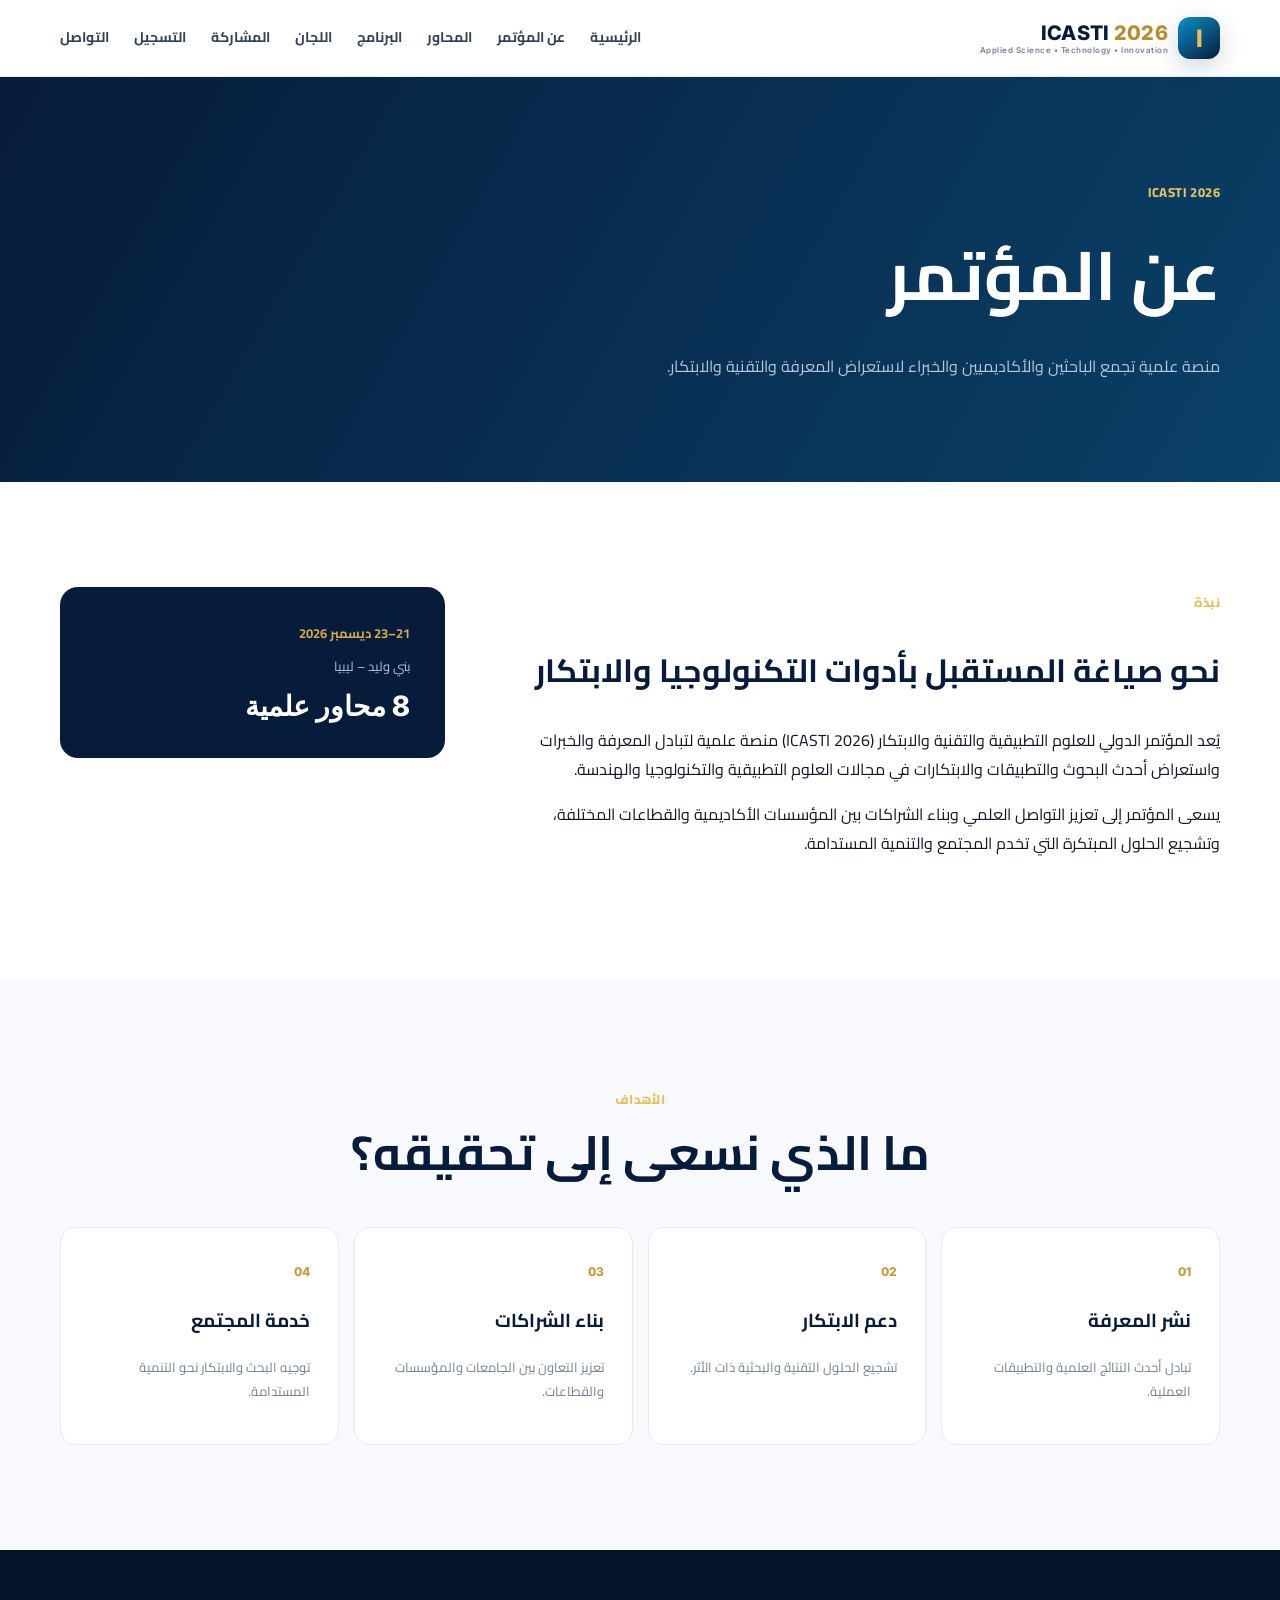
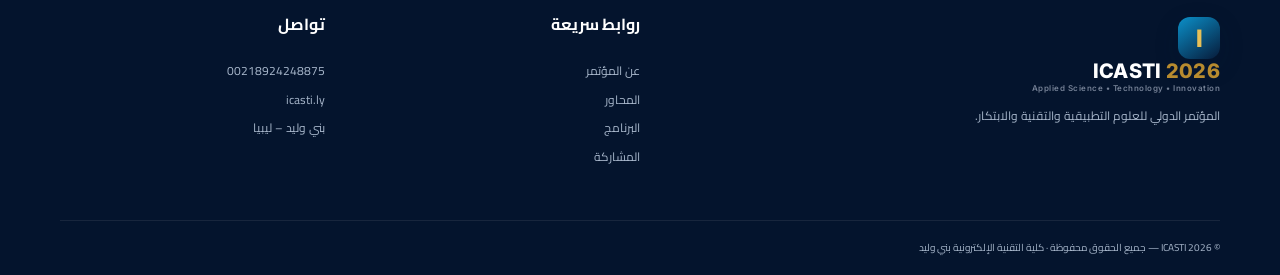
<file: about.html>
<!doctype html><html lang="ar" dir="rtl"><head><meta charset="utf-8"><meta name="viewport" content="width=device-width,initial-scale=1"><title>عن المؤتمر | ICASTI 2026</title><link rel="preconnect" href="https://fonts.googleapis.com"><link rel="preconnect" href="https://fonts.gstatic.com" crossorigin><link href="https://fonts.googleapis.com/css2?family=Cairo:wght@400;500;600;700;800&family=Inter:wght@600;700;800&display=swap" rel="stylesheet"><link rel="stylesheet" href="../styles.css"></head><body><header class="site-header"><div class="container nav"><a class="brand" href="../index.html"><span class="brand-mark">I</span><span><strong>ICASTI <em>2026</em></strong><small>Applied Science • Technology • Innovation</small></span></a><button class="menu-toggle" aria-label="فتح القائمة">☰</button><nav class="menu"><a href="../index.html">الرئيسية</a><a href="about.html">عن المؤتمر</a><a href="tracks.html">المحاور</a><a href="program.html">البرنامج</a><a href="committees.html">اللجان</a><a href="participation.html">المشاركة</a><a href="registration.html">التسجيل</a><a href="contact.html">التواصل</a></nav></div></header><main><section class="page-hero"><div class="container"><span class="section-kicker">ICASTI 2026</span><h1>عن المؤتمر</h1><p>منصة علمية تجمع الباحثين والأكاديميين والخبراء لاستعراض المعرفة والتقنية والابتكار.</p></div></section><section class="section"><div class="container content-layout"><article><span class="section-kicker">نبذة</span><h2>نحو صياغة المستقبل بأدوات التكنولوجيا والابتكار</h2><p>يُعد المؤتمر الدولي للعلوم التطبيقية والتقنية والابتكار (ICASTI 2026) منصة علمية لتبادل المعرفة والخبرات واستعراض أحدث البحوث والتطبيقات والابتكارات في مجالات العلوم التطبيقية والتكنولوجيا والهندسة.</p><p>يسعى المؤتمر إلى تعزيز التواصل العلمي وبناء الشراكات بين المؤسسات الأكاديمية والقطاعات المختلفة، وتشجيع الحلول المبتكرة التي تخدم المجتمع والتنمية المستدامة.</p></article><aside class="info-card"><b>21–23 ديسمبر 2026</b><span>بني وليد – ليبيا</span><strong>8 محاور علمية</strong></aside></div></section><section class="section alt"><div class="container"><div class="section-heading center"><span class="section-kicker">الأهداف</span><h2>ما الذي نسعى إلى تحقيقه؟</h2></div><div class="mini-grid"><div><b>01</b><h3>نشر المعرفة</h3><p>تبادل أحدث النتائج العلمية والتطبيقات العملية.</p></div><div><b>02</b><h3>دعم الابتكار</h3><p>تشجيع الحلول التقنية والبحثية ذات الأثر.</p></div><div><b>03</b><h3>بناء الشراكات</h3><p>تعزيز التعاون بين الجامعات والمؤسسات والقطاعات.</p></div><div><b>04</b><h3>خدمة المجتمع</h3><p>توجيه البحث والابتكار نحو التنمية المستدامة.</p></div></div></div></section></main><footer><div class="container footer-grid"><div><a class="brand footer-brand" href="../index.html"><span class="brand-mark">I</span><span><strong>ICASTI <em>2026</em></strong><small>Applied Science • Technology • Innovation</small></span></a><p>المؤتمر الدولي للعلوم التطبيقية والتقنية والابتكار.</p></div><div><h4>روابط سريعة</h4><a href="about.html">عن المؤتمر</a><a href="tracks.html">المحاور</a><a href="program.html">البرنامج</a><a href="participation.html">المشاركة</a></div><div><h4>تواصل</h4><a href="tel:00218924248875">00218924248875</a><a href="https://icasti.ly">icasti.ly</a><span>بني وليد – ليبيا</span></div></div><div class="container copyright">© 2026 ICASTI — جميع الحقوق محفوظة · كلية التقنية الإلكترونية بني وليد</div></footer><script src="../script.js"></script></body></html>
</file>
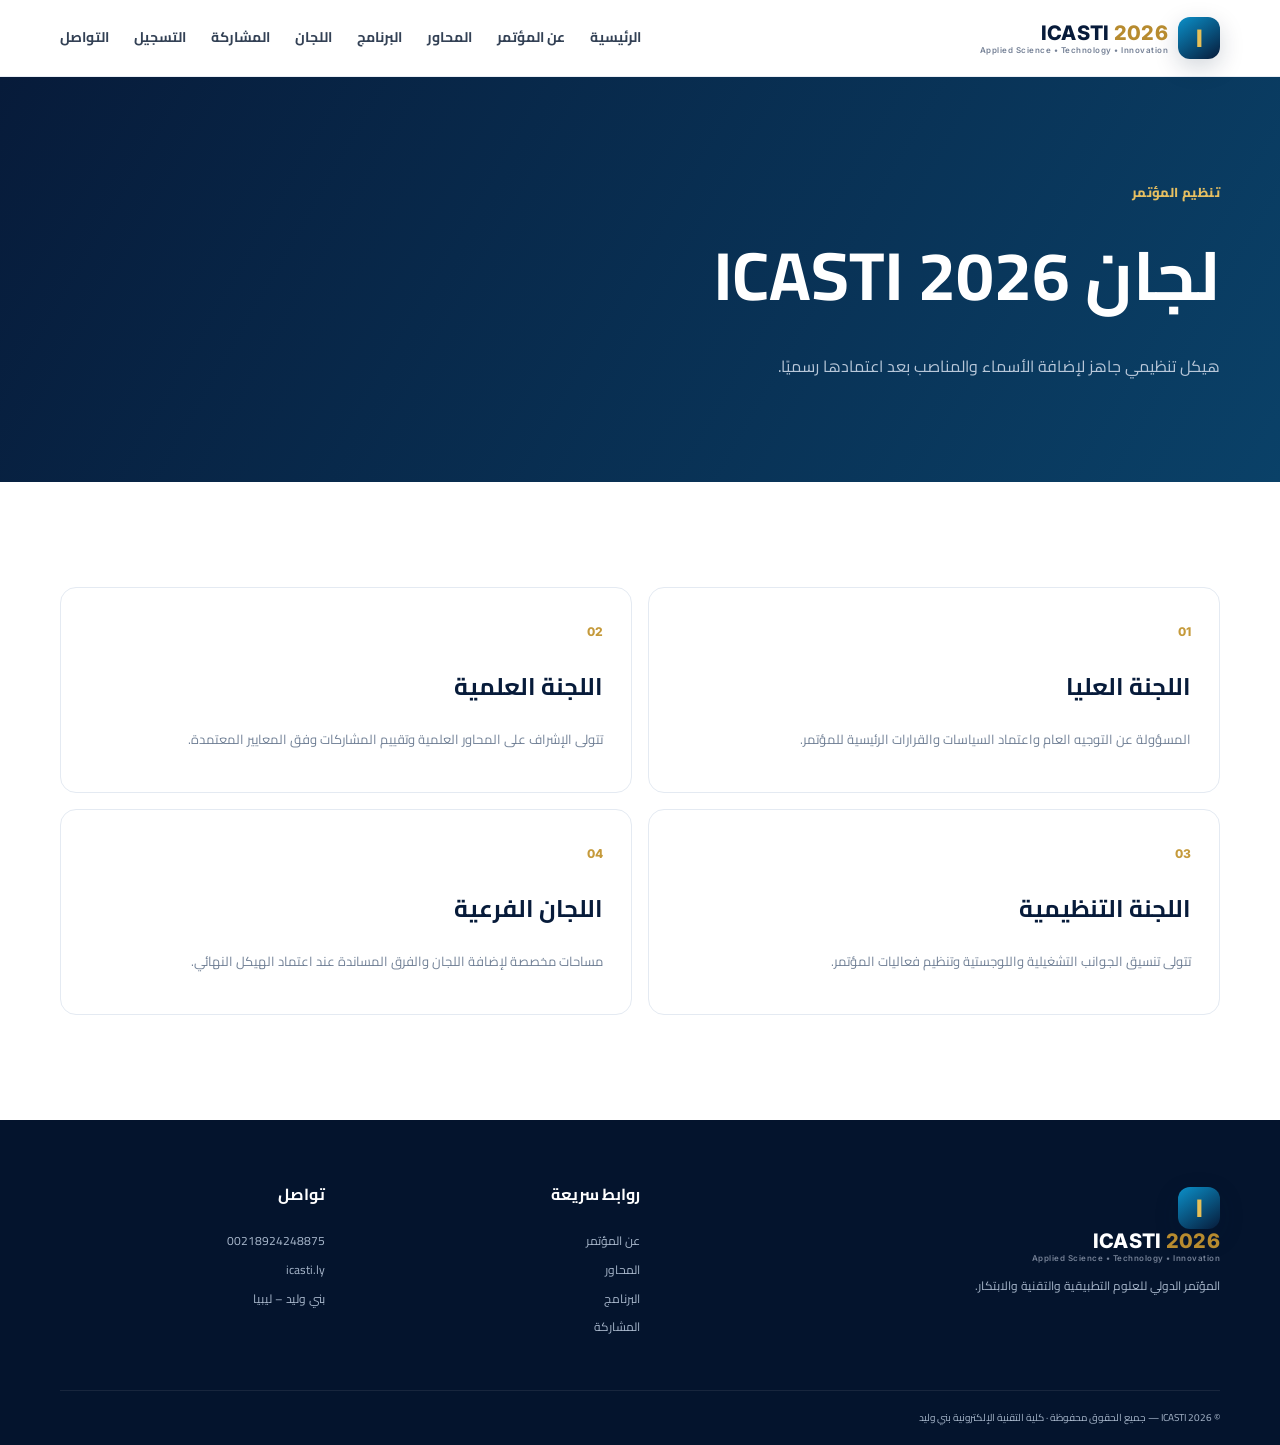
<file: committees.html>
<!doctype html><html lang="ar" dir="rtl"><head><meta charset="utf-8"><meta name="viewport" content="width=device-width,initial-scale=1"><title>اللجان | ICASTI 2026</title><link rel="preconnect" href="https://fonts.googleapis.com"><link rel="preconnect" href="https://fonts.gstatic.com" crossorigin><link href="https://fonts.googleapis.com/css2?family=Cairo:wght@400;500;600;700;800&family=Inter:wght@600;700;800&display=swap" rel="stylesheet"><link rel="stylesheet" href="../styles.css"></head><body><header class="site-header"><div class="container nav"><a class="brand" href="../index.html"><span class="brand-mark">I</span><span><strong>ICASTI <em>2026</em></strong><small>Applied Science • Technology • Innovation</small></span></a><button class="menu-toggle" aria-label="فتح القائمة">☰</button><nav class="menu"><a href="../index.html">الرئيسية</a><a href="about.html">عن المؤتمر</a><a href="tracks.html">المحاور</a><a href="program.html">البرنامج</a><a href="committees.html">اللجان</a><a href="participation.html">المشاركة</a><a href="registration.html">التسجيل</a><a href="contact.html">التواصل</a></nav></div></header><main><section class="page-hero"><div class="container"><span class="section-kicker">تنظيم المؤتمر</span><h1>لجان ICASTI 2026</h1><p>هيكل تنظيمي جاهز لإضافة الأسماء والمناصب بعد اعتمادها رسميًا.</p></div></section><section class="section"><div class="container committee-grid"><div><span>01</span><h2>اللجنة العليا</h2><p>المسؤولة عن التوجيه العام واعتماد السياسات والقرارات الرئيسية للمؤتمر.</p></div><div><span>02</span><h2>اللجنة العلمية</h2><p>تتولى الإشراف على المحاور العلمية وتقييم المشاركات وفق المعايير المعتمدة.</p></div><div><span>03</span><h2>اللجنة التنظيمية</h2><p>تتولى تنسيق الجوانب التشغيلية واللوجستية وتنظيم فعاليات المؤتمر.</p></div><div><span>04</span><h2>اللجان الفرعية</h2><p>مساحات مخصصة لإضافة اللجان والفرق المساندة عند اعتماد الهيكل النهائي.</p></div></div></section></main><footer><div class="container footer-grid"><div><a class="brand footer-brand" href="../index.html"><span class="brand-mark">I</span><span><strong>ICASTI <em>2026</em></strong><small>Applied Science • Technology • Innovation</small></span></a><p>المؤتمر الدولي للعلوم التطبيقية والتقنية والابتكار.</p></div><div><h4>روابط سريعة</h4><a href="about.html">عن المؤتمر</a><a href="tracks.html">المحاور</a><a href="program.html">البرنامج</a><a href="participation.html">المشاركة</a></div><div><h4>تواصل</h4><a href="tel:00218924248875">00218924248875</a><a href="https://icasti.ly">icasti.ly</a><span>بني وليد – ليبيا</span></div></div><div class="container copyright">© 2026 ICASTI — جميع الحقوق محفوظة · كلية التقنية الإلكترونية بني وليد</div></footer><script src="../script.js"></script></body></html>
</file>
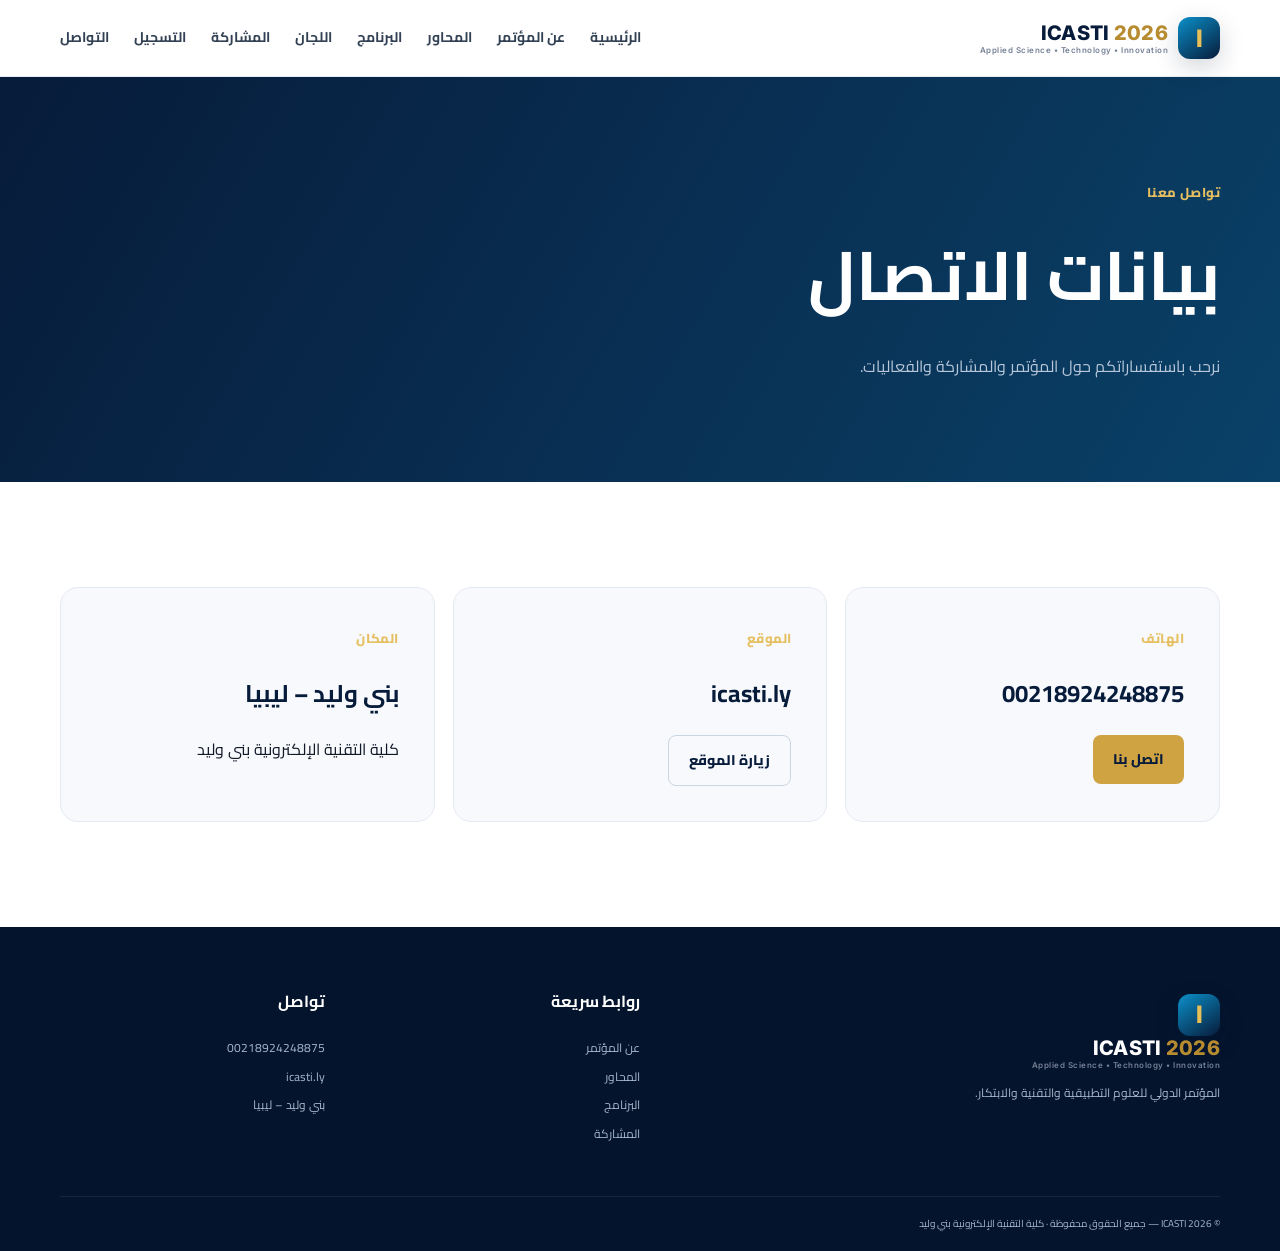
<file: contact.html>
<!doctype html><html lang="ar" dir="rtl"><head><meta charset="utf-8"><meta name="viewport" content="width=device-width,initial-scale=1"><title>التواصل | ICASTI 2026</title><link rel="preconnect" href="https://fonts.googleapis.com"><link rel="preconnect" href="https://fonts.gstatic.com" crossorigin><link href="https://fonts.googleapis.com/css2?family=Cairo:wght@400;500;600;700;800&family=Inter:wght@600;700;800&display=swap" rel="stylesheet"><link rel="stylesheet" href="../styles.css"></head><body><header class="site-header"><div class="container nav"><a class="brand" href="../index.html"><span class="brand-mark">I</span><span><strong>ICASTI <em>2026</em></strong><small>Applied Science • Technology • Innovation</small></span></a><button class="menu-toggle" aria-label="فتح القائمة">☰</button><nav class="menu"><a href="../index.html">الرئيسية</a><a href="about.html">عن المؤتمر</a><a href="tracks.html">المحاور</a><a href="program.html">البرنامج</a><a href="committees.html">اللجان</a><a href="participation.html">المشاركة</a><a href="registration.html">التسجيل</a><a href="contact.html">التواصل</a></nav></div></header><main><section class="page-hero"><div class="container"><span class="section-kicker">تواصل معنا</span><h1>بيانات الاتصال</h1><p>نرحب باستفساراتكم حول المؤتمر والمشاركة والفعاليات.</p></div></section><section class="section"><div class="container contact-detail"><div><span class="section-kicker">الهاتف</span><h2>00218924248875</h2><a class="btn btn-gold" href="tel:00218924248875">اتصل بنا</a></div><div><span class="section-kicker">الموقع</span><h2>icasti.ly</h2><a class="btn btn-outline dark" href="https://icasti.ly" target="_blank">زيارة الموقع</a></div><div><span class="section-kicker">المكان</span><h2>بني وليد – ليبيا</h2><p>كلية التقنية الإلكترونية بني وليد</p></div></div></section></main><footer><div class="container footer-grid"><div><a class="brand footer-brand" href="../index.html"><span class="brand-mark">I</span><span><strong>ICASTI <em>2026</em></strong><small>Applied Science • Technology • Innovation</small></span></a><p>المؤتمر الدولي للعلوم التطبيقية والتقنية والابتكار.</p></div><div><h4>روابط سريعة</h4><a href="about.html">عن المؤتمر</a><a href="tracks.html">المحاور</a><a href="program.html">البرنامج</a><a href="participation.html">المشاركة</a></div><div><h4>تواصل</h4><a href="tel:00218924248875">00218924248875</a><a href="https://icasti.ly">icasti.ly</a><span>بني وليد – ليبيا</span></div></div><div class="container copyright">© 2026 ICASTI — جميع الحقوق محفوظة · كلية التقنية الإلكترونية بني وليد</div></footer><script src="../script.js"></script></body></html>
</file>
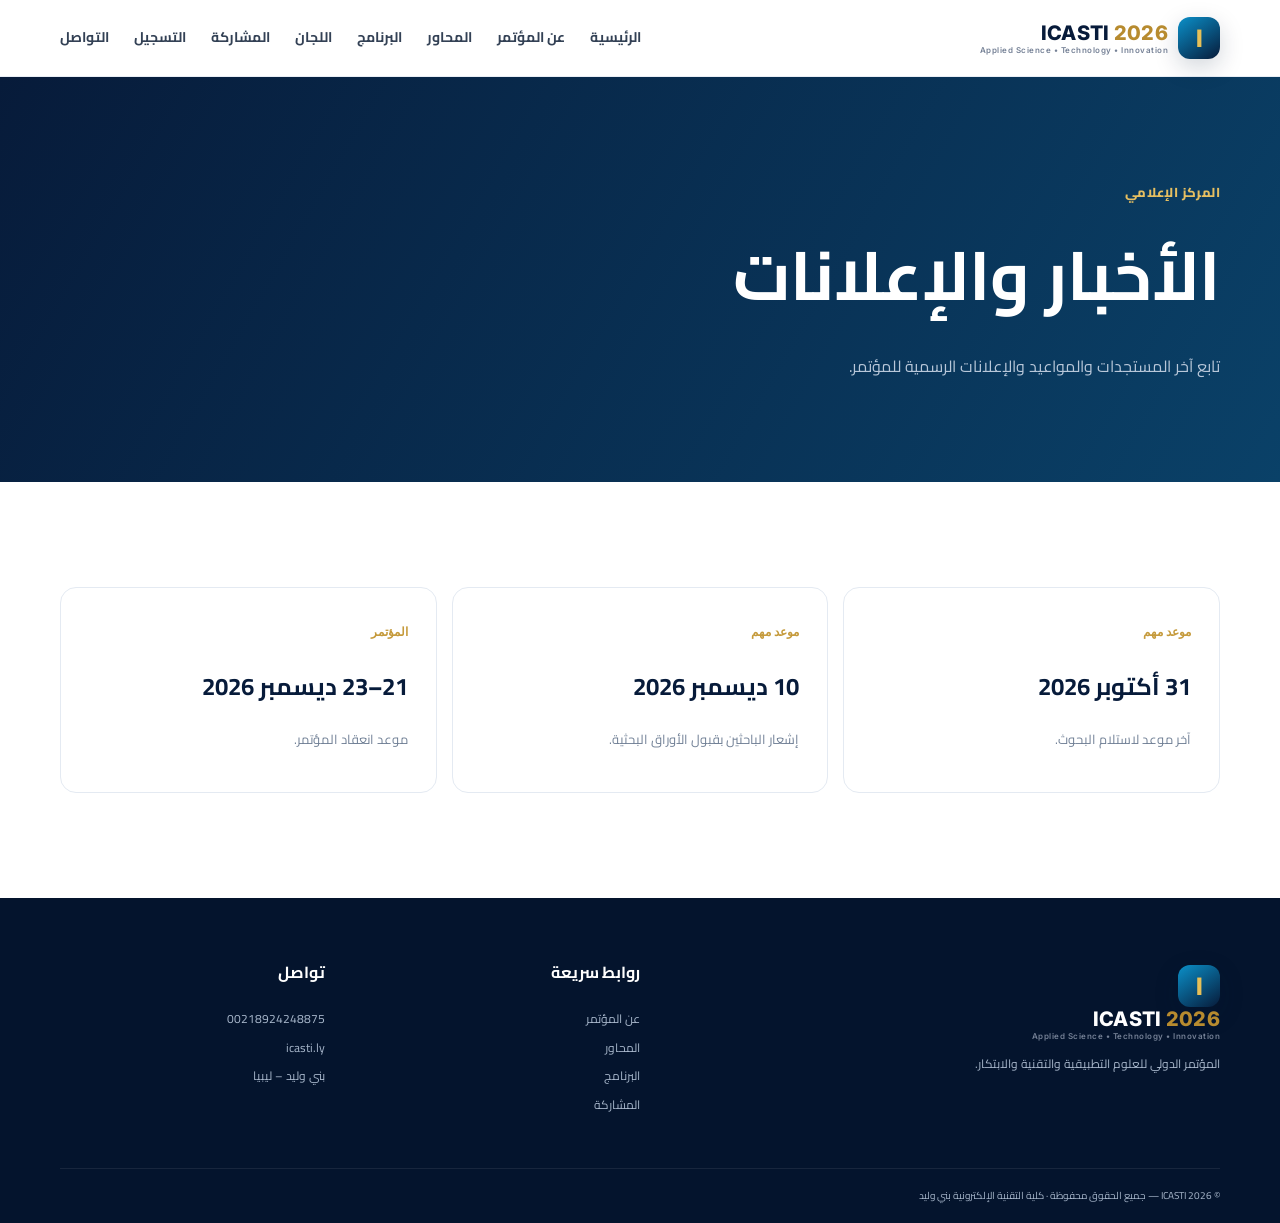
<file: news.html>
<!doctype html><html lang="ar" dir="rtl"><head><meta charset="utf-8"><meta name="viewport" content="width=device-width,initial-scale=1"><title>الأخبار والإعلانات | ICASTI 2026</title><link rel="preconnect" href="https://fonts.googleapis.com"><link rel="preconnect" href="https://fonts.gstatic.com" crossorigin><link href="https://fonts.googleapis.com/css2?family=Cairo:wght@400;500;600;700;800&family=Inter:wght@600;700;800&display=swap" rel="stylesheet"><link rel="stylesheet" href="../styles.css"></head><body><header class="site-header"><div class="container nav"><a class="brand" href="../index.html"><span class="brand-mark">I</span><span><strong>ICASTI <em>2026</em></strong><small>Applied Science • Technology • Innovation</small></span></a><button class="menu-toggle" aria-label="فتح القائمة">☰</button><nav class="menu"><a href="../index.html">الرئيسية</a><a href="about.html">عن المؤتمر</a><a href="tracks.html">المحاور</a><a href="program.html">البرنامج</a><a href="committees.html">اللجان</a><a href="participation.html">المشاركة</a><a href="registration.html">التسجيل</a><a href="contact.html">التواصل</a></nav></div></header><main><section class="page-hero"><div class="container"><span class="section-kicker">المركز الإعلامي</span><h1>الأخبار والإعلانات</h1><p>تابع آخر المستجدات والمواعيد والإعلانات الرسمية للمؤتمر.</p></div></section><section class="section"><div class="container news-grid"><article><span>موعد مهم</span><h2>31 أكتوبر 2026</h2><p>آخر موعد لاستلام البحوث.</p></article><article><span>موعد مهم</span><h2>10 ديسمبر 2026</h2><p>إشعار الباحثين بقبول الأوراق البحثية.</p></article><article><span>المؤتمر</span><h2>21–23 ديسمبر 2026</h2><p>موعد انعقاد المؤتمر.</p></article></div></section></main><footer><div class="container footer-grid"><div><a class="brand footer-brand" href="../index.html"><span class="brand-mark">I</span><span><strong>ICASTI <em>2026</em></strong><small>Applied Science • Technology • Innovation</small></span></a><p>المؤتمر الدولي للعلوم التطبيقية والتقنية والابتكار.</p></div><div><h4>روابط سريعة</h4><a href="about.html">عن المؤتمر</a><a href="tracks.html">المحاور</a><a href="program.html">البرنامج</a><a href="participation.html">المشاركة</a></div><div><h4>تواصل</h4><a href="tel:00218924248875">00218924248875</a><a href="https://icasti.ly">icasti.ly</a><span>بني وليد – ليبيا</span></div></div><div class="container copyright">© 2026 ICASTI — جميع الحقوق محفوظة · كلية التقنية الإلكترونية بني وليد</div></footer><script src="../script.js"></script></body></html>
</file>
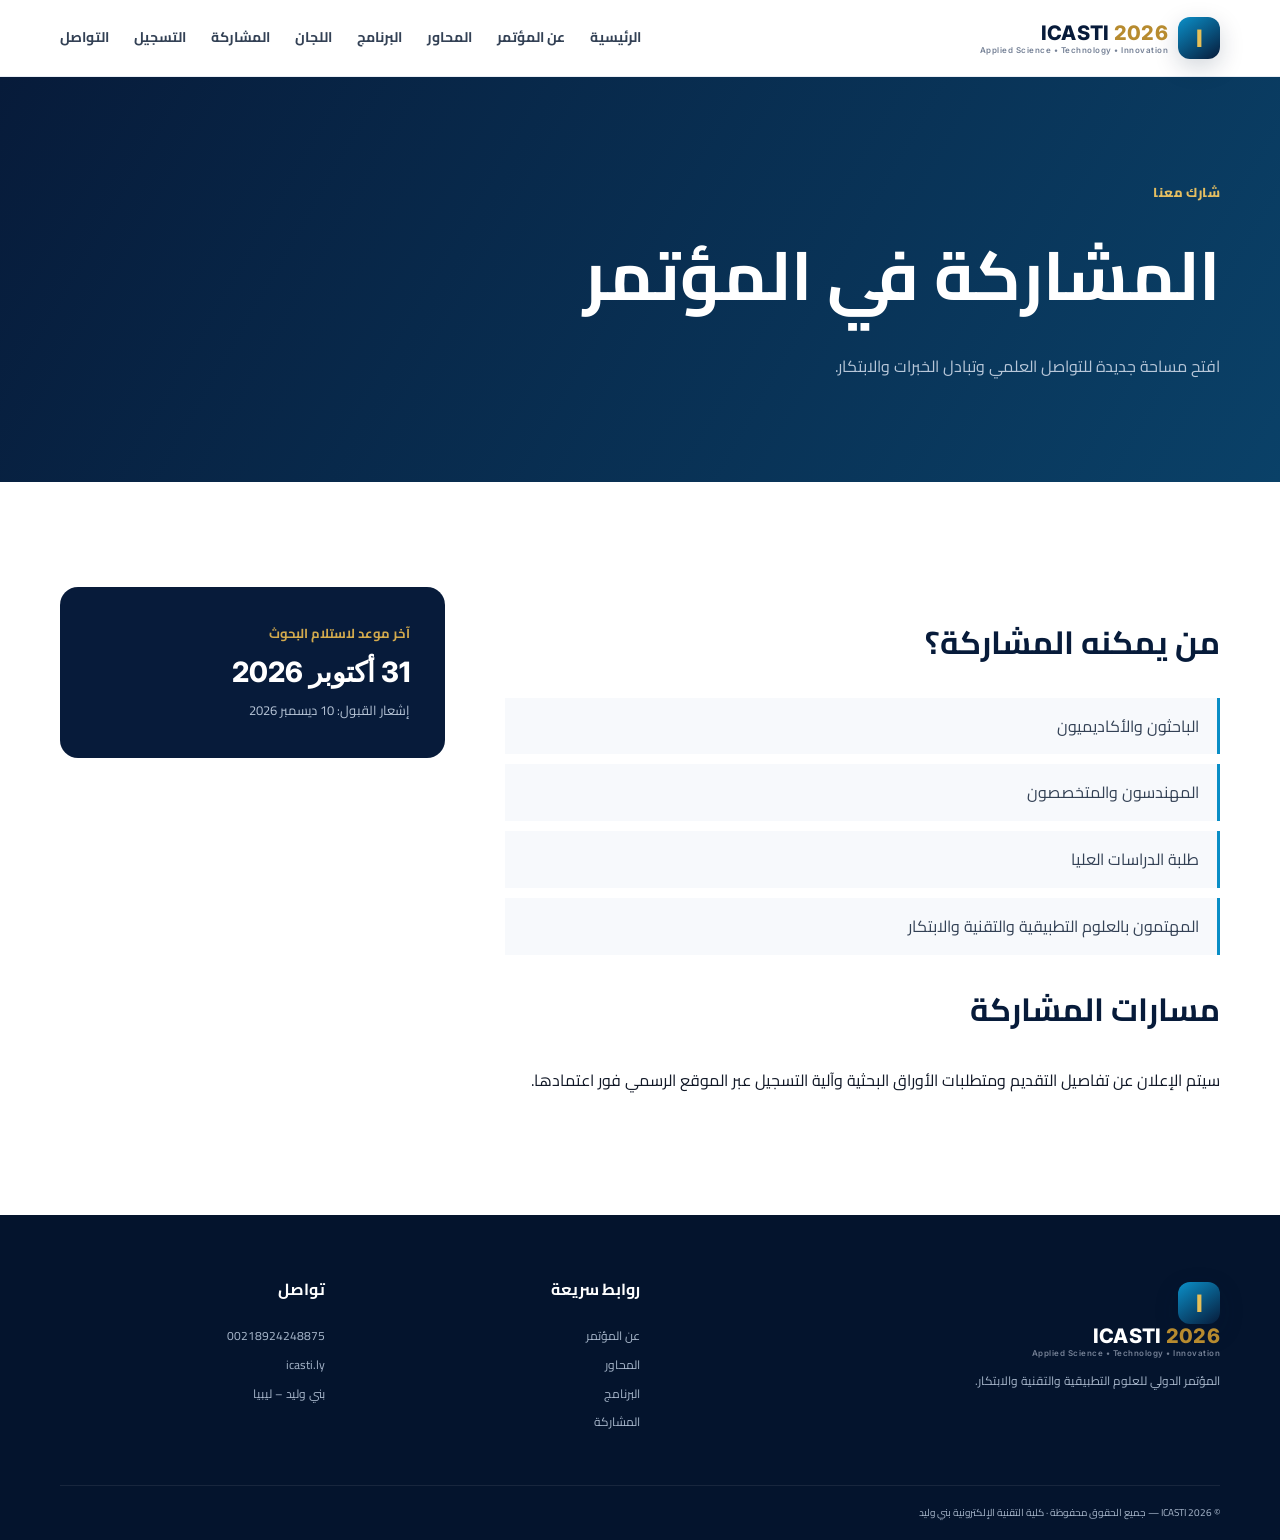
<file: participation.html>
<!doctype html><html lang="ar" dir="rtl"><head><meta charset="utf-8"><meta name="viewport" content="width=device-width,initial-scale=1"><title>المشاركة | ICASTI 2026</title><link rel="preconnect" href="https://fonts.googleapis.com"><link rel="preconnect" href="https://fonts.gstatic.com" crossorigin><link href="https://fonts.googleapis.com/css2?family=Cairo:wght@400;500;600;700;800&family=Inter:wght@600;700;800&display=swap" rel="stylesheet"><link rel="stylesheet" href="../styles.css"></head><body><header class="site-header"><div class="container nav"><a class="brand" href="../index.html"><span class="brand-mark">I</span><span><strong>ICASTI <em>2026</em></strong><small>Applied Science • Technology • Innovation</small></span></a><button class="menu-toggle" aria-label="فتح القائمة">☰</button><nav class="menu"><a href="../index.html">الرئيسية</a><a href="about.html">عن المؤتمر</a><a href="tracks.html">المحاور</a><a href="program.html">البرنامج</a><a href="committees.html">اللجان</a><a href="participation.html">المشاركة</a><a href="registration.html">التسجيل</a><a href="contact.html">التواصل</a></nav></div></header><main><section class="page-hero"><div class="container"><span class="section-kicker">شارك معنا</span><h1>المشاركة في المؤتمر</h1><p>افتح مساحة جديدة للتواصل العلمي وتبادل الخبرات والابتكار.</p></div></section><section class="section"><div class="container content-layout"><article><h2>من يمكنه المشاركة؟</h2><ul class="clean-list"><li>الباحثون والأكاديميون</li><li>المهندسون والمتخصصون</li><li>طلبة الدراسات العليا</li><li>المهتمون بالعلوم التطبيقية والتقنية والابتكار</li></ul><h2>مسارات المشاركة</h2><p>سيتم الإعلان عن تفاصيل التقديم ومتطلبات الأوراق البحثية وآلية التسجيل عبر الموقع الرسمي فور اعتمادها.</p></article><aside class="info-card"><b>آخر موعد لاستلام البحوث</b><strong>31 أكتوبر 2026</strong><span>إشعار القبول: 10 ديسمبر 2026</span></aside></div></section></main><footer><div class="container footer-grid"><div><a class="brand footer-brand" href="../index.html"><span class="brand-mark">I</span><span><strong>ICASTI <em>2026</em></strong><small>Applied Science • Technology • Innovation</small></span></a><p>المؤتمر الدولي للعلوم التطبيقية والتقنية والابتكار.</p></div><div><h4>روابط سريعة</h4><a href="about.html">عن المؤتمر</a><a href="tracks.html">المحاور</a><a href="program.html">البرنامج</a><a href="participation.html">المشاركة</a></div><div><h4>تواصل</h4><a href="tel:00218924248875">00218924248875</a><a href="https://icasti.ly">icasti.ly</a><span>بني وليد – ليبيا</span></div></div><div class="container copyright">© 2026 ICASTI — جميع الحقوق محفوظة · كلية التقنية الإلكترونية بني وليد</div></footer><script src="../script.js"></script></body></html>
</file>
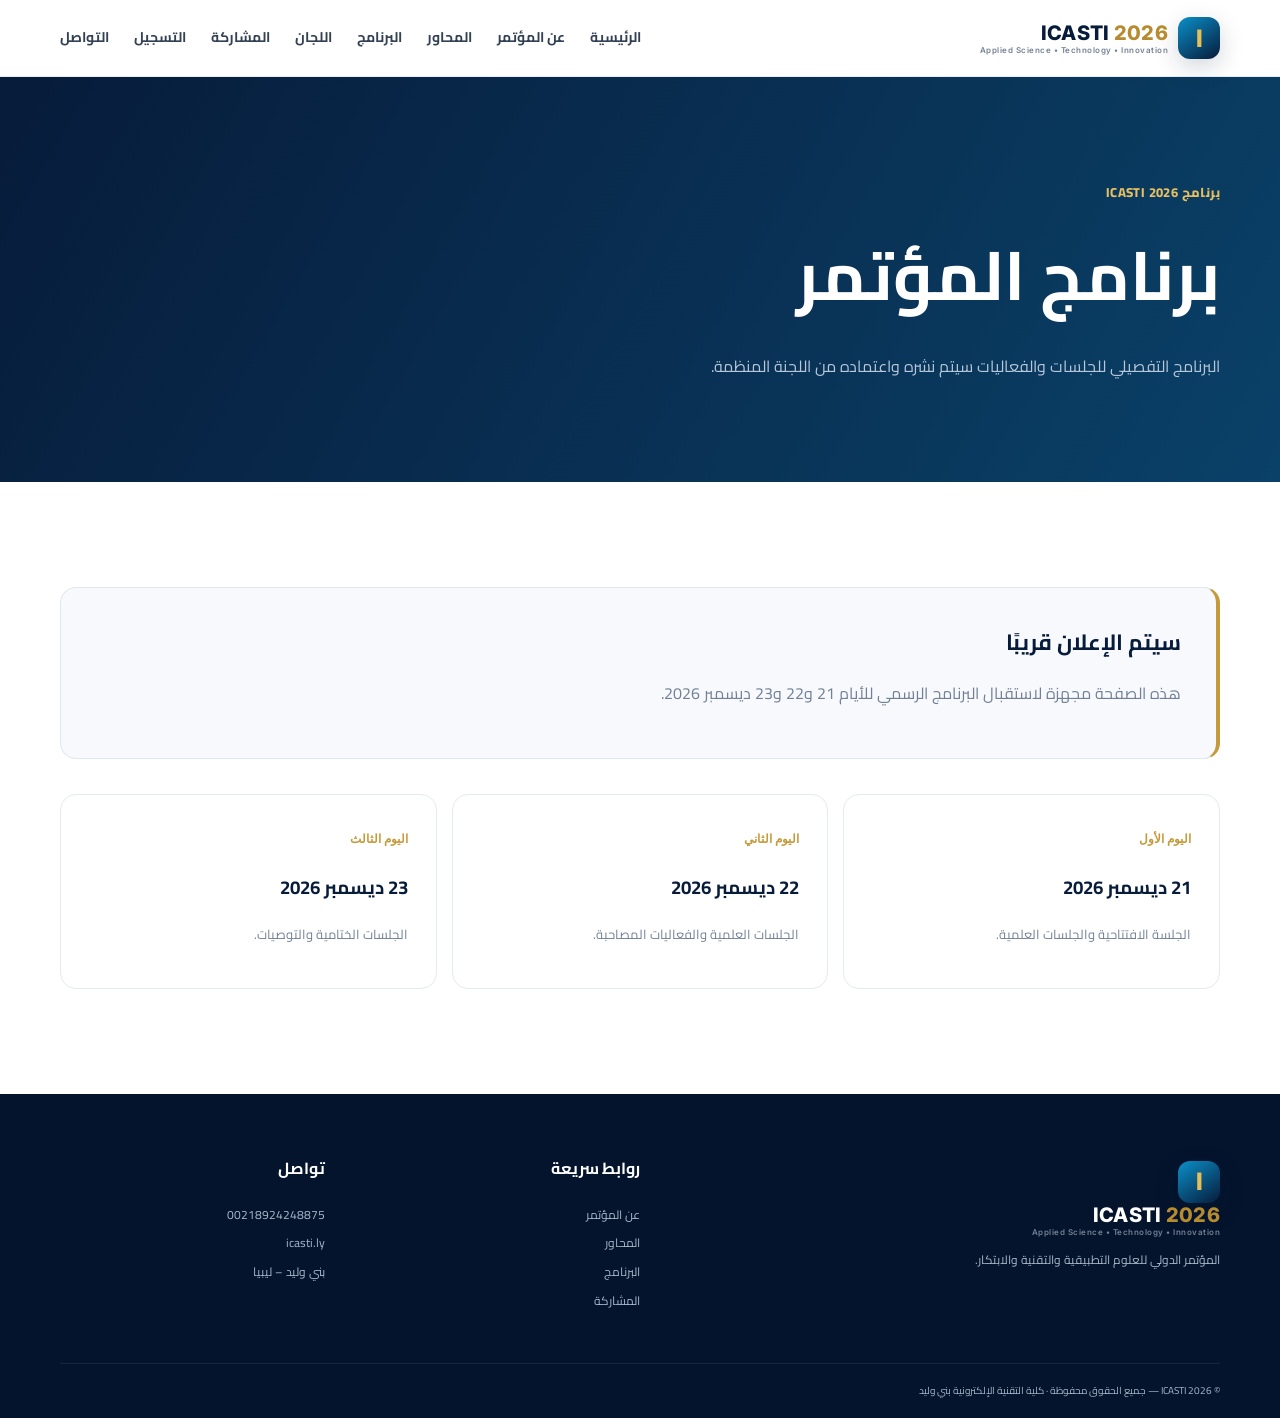
<file: program.html>
<!doctype html><html lang="ar" dir="rtl"><head><meta charset="utf-8"><meta name="viewport" content="width=device-width,initial-scale=1"><title>برنامج المؤتمر | ICASTI 2026</title><link rel="preconnect" href="https://fonts.googleapis.com"><link rel="preconnect" href="https://fonts.gstatic.com" crossorigin><link href="https://fonts.googleapis.com/css2?family=Cairo:wght@400;500;600;700;800&family=Inter:wght@600;700;800&display=swap" rel="stylesheet"><link rel="stylesheet" href="../styles.css"></head><body><header class="site-header"><div class="container nav"><a class="brand" href="../index.html"><span class="brand-mark">I</span><span><strong>ICASTI <em>2026</em></strong><small>Applied Science • Technology • Innovation</small></span></a><button class="menu-toggle" aria-label="فتح القائمة">☰</button><nav class="menu"><a href="../index.html">الرئيسية</a><a href="about.html">عن المؤتمر</a><a href="tracks.html">المحاور</a><a href="program.html">البرنامج</a><a href="committees.html">اللجان</a><a href="participation.html">المشاركة</a><a href="registration.html">التسجيل</a><a href="contact.html">التواصل</a></nav></div></header><main><section class="page-hero"><div class="container"><span class="section-kicker">برنامج ICASTI 2026</span><h1>برنامج المؤتمر</h1><p>البرنامج التفصيلي للجلسات والفعاليات سيتم نشره واعتماده من اللجنة المنظمة.</p></div></section><section class="section"><div class="container"><div class="notice"><strong>سيتم الإعلان قريبًا</strong><p>هذه الصفحة مجهزة لاستقبال البرنامج الرسمي للأيام 21 و22 و23 ديسمبر 2026.</p></div><div class="day-grid"><div><b>اليوم الأول</b><h3>21 ديسمبر 2026</h3><p>الجلسة الافتتاحية والجلسات العلمية.</p></div><div><b>اليوم الثاني</b><h3>22 ديسمبر 2026</h3><p>الجلسات العلمية والفعاليات المصاحبة.</p></div><div><b>اليوم الثالث</b><h3>23 ديسمبر 2026</h3><p>الجلسات الختامية والتوصيات.</p></div></div></div></section></main><footer><div class="container footer-grid"><div><a class="brand footer-brand" href="../index.html"><span class="brand-mark">I</span><span><strong>ICASTI <em>2026</em></strong><small>Applied Science • Technology • Innovation</small></span></a><p>المؤتمر الدولي للعلوم التطبيقية والتقنية والابتكار.</p></div><div><h4>روابط سريعة</h4><a href="about.html">عن المؤتمر</a><a href="tracks.html">المحاور</a><a href="program.html">البرنامج</a><a href="participation.html">المشاركة</a></div><div><h4>تواصل</h4><a href="tel:00218924248875">00218924248875</a><a href="https://icasti.ly">icasti.ly</a><span>بني وليد – ليبيا</span></div></div><div class="container copyright">© 2026 ICASTI — جميع الحقوق محفوظة · كلية التقنية الإلكترونية بني وليد</div></footer><script src="../script.js"></script></body></html>
</file>
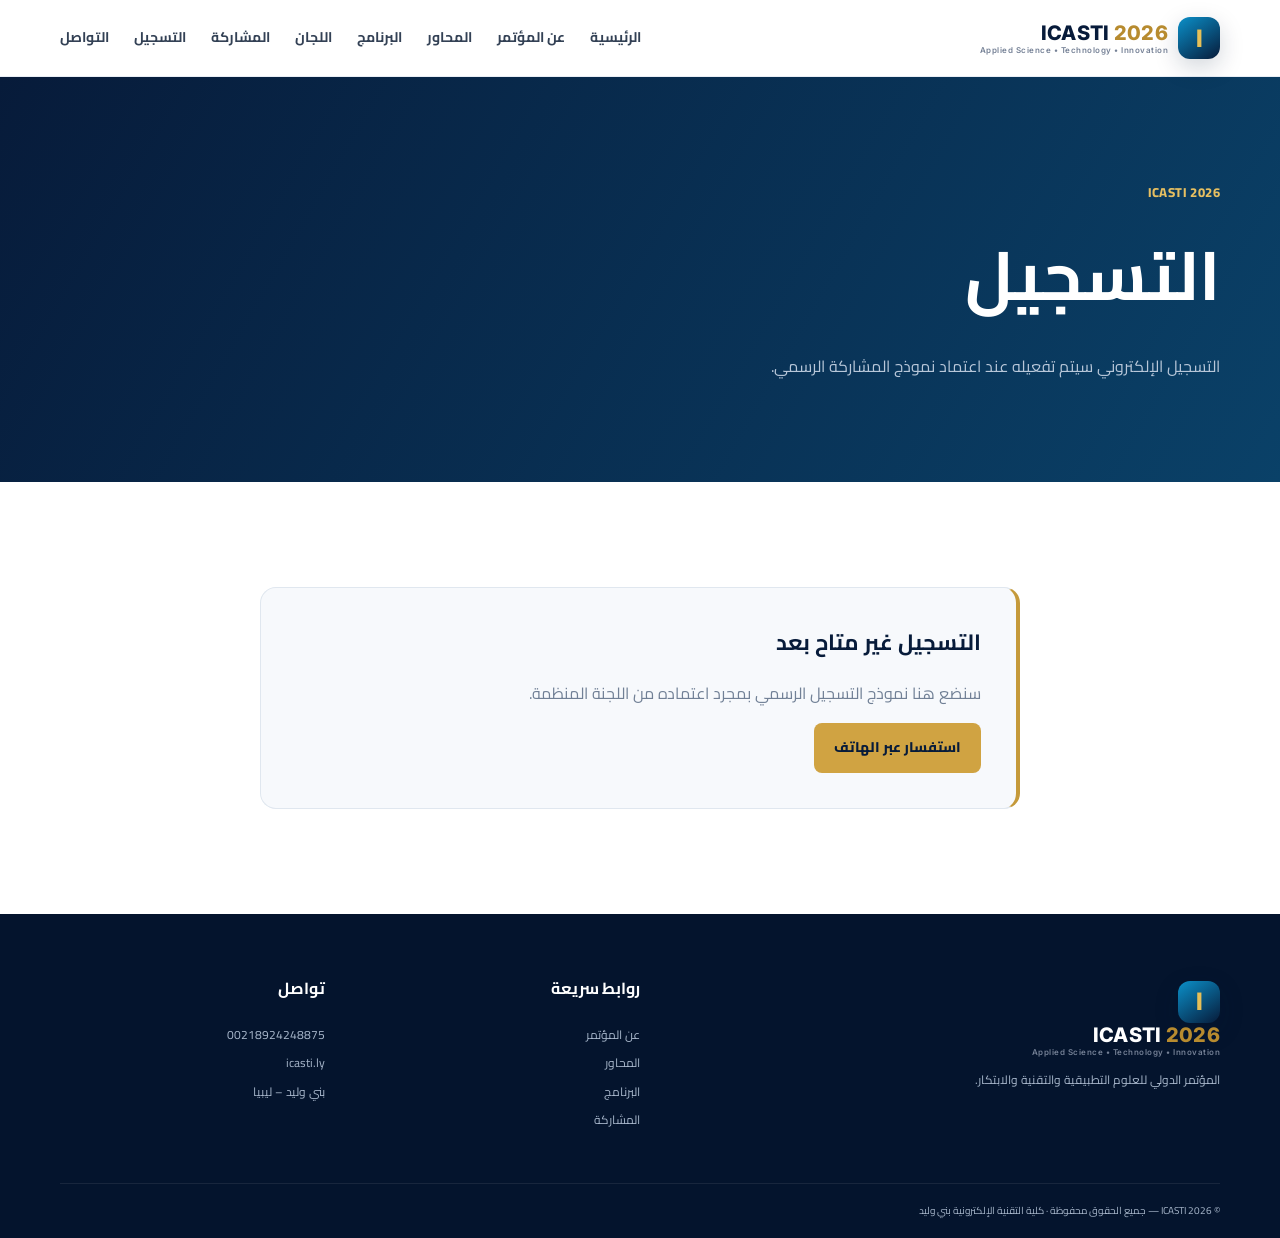
<file: registration.html>
<!doctype html><html lang="ar" dir="rtl"><head><meta charset="utf-8"><meta name="viewport" content="width=device-width,initial-scale=1"><title>التسجيل | ICASTI 2026</title><link rel="preconnect" href="https://fonts.googleapis.com"><link rel="preconnect" href="https://fonts.gstatic.com" crossorigin><link href="https://fonts.googleapis.com/css2?family=Cairo:wght@400;500;600;700;800&family=Inter:wght@600;700;800&display=swap" rel="stylesheet"><link rel="stylesheet" href="../styles.css"></head><body><header class="site-header"><div class="container nav"><a class="brand" href="../index.html"><span class="brand-mark">I</span><span><strong>ICASTI <em>2026</em></strong><small>Applied Science • Technology • Innovation</small></span></a><button class="menu-toggle" aria-label="فتح القائمة">☰</button><nav class="menu"><a href="../index.html">الرئيسية</a><a href="about.html">عن المؤتمر</a><a href="tracks.html">المحاور</a><a href="program.html">البرنامج</a><a href="committees.html">اللجان</a><a href="participation.html">المشاركة</a><a href="registration.html">التسجيل</a><a href="contact.html">التواصل</a></nav></div></header><main><section class="page-hero"><div class="container"><span class="section-kicker">ICASTI 2026</span><h1>التسجيل</h1><p>التسجيل الإلكتروني سيتم تفعيله عند اعتماد نموذج المشاركة الرسمي.</p></div></section><section class="section"><div class="container narrow"><div class="notice"><strong>التسجيل غير متاح بعد</strong><p>سنضع هنا نموذج التسجيل الرسمي بمجرد اعتماده من اللجنة المنظمة.</p><a class="btn btn-gold" href="tel:00218924248875">استفسار عبر الهاتف</a></div></div></section></main><footer><div class="container footer-grid"><div><a class="brand footer-brand" href="../index.html"><span class="brand-mark">I</span><span><strong>ICASTI <em>2026</em></strong><small>Applied Science • Technology • Innovation</small></span></a><p>المؤتمر الدولي للعلوم التطبيقية والتقنية والابتكار.</p></div><div><h4>روابط سريعة</h4><a href="about.html">عن المؤتمر</a><a href="tracks.html">المحاور</a><a href="program.html">البرنامج</a><a href="participation.html">المشاركة</a></div><div><h4>تواصل</h4><a href="tel:00218924248875">00218924248875</a><a href="https://icasti.ly">icasti.ly</a><span>بني وليد – ليبيا</span></div></div><div class="container copyright">© 2026 ICASTI — جميع الحقوق محفوظة · كلية التقنية الإلكترونية بني وليد</div></footer><script src="../script.js"></script></body></html>
</file>
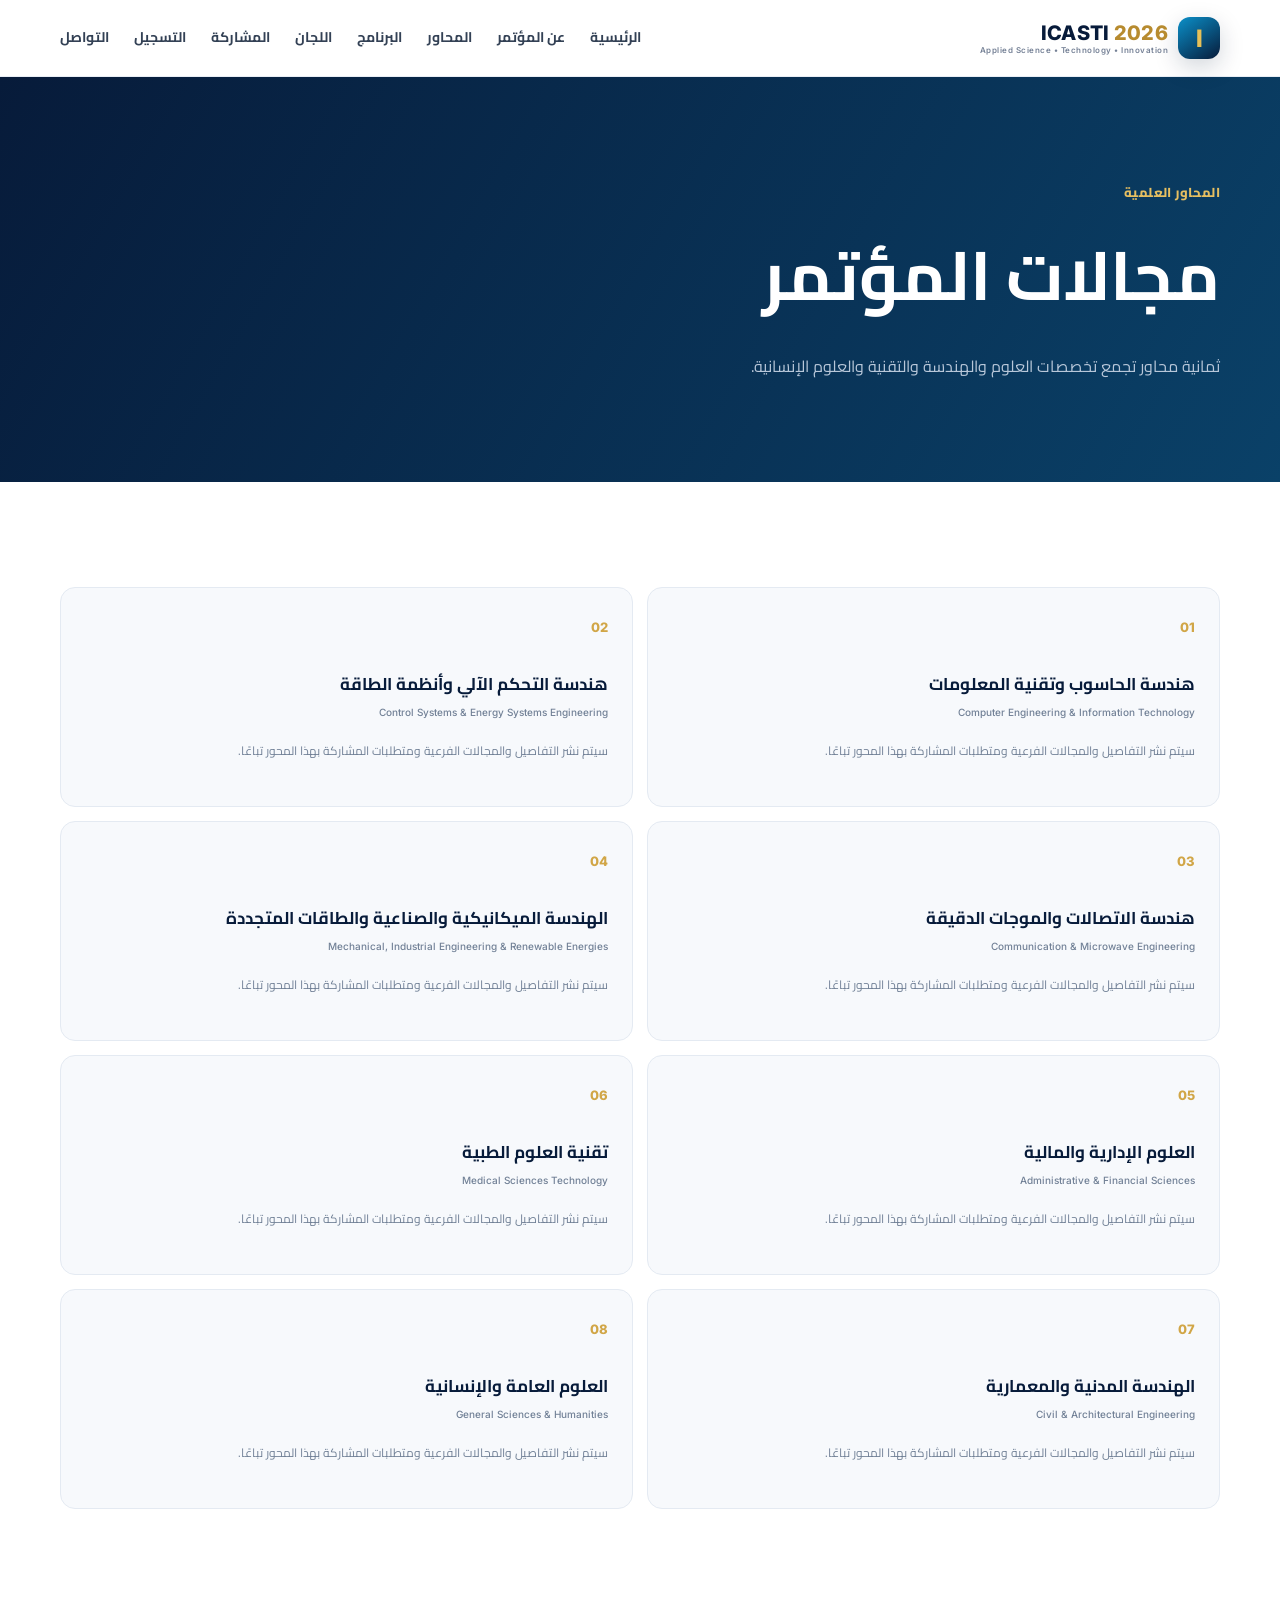
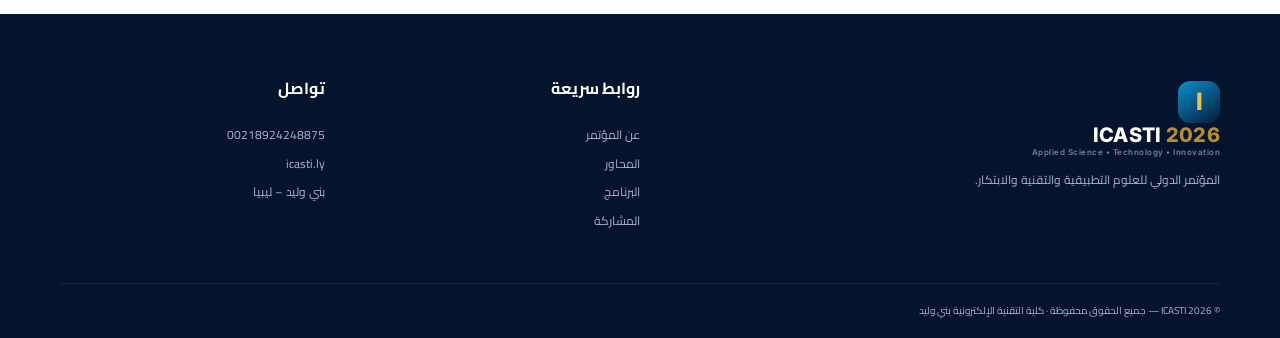
<file: tracks.html>
<!doctype html><html lang="ar" dir="rtl"><head><meta charset="utf-8"><meta name="viewport" content="width=device-width,initial-scale=1"><title>المحاور العلمية | ICASTI 2026</title><link rel="preconnect" href="https://fonts.googleapis.com"><link rel="preconnect" href="https://fonts.gstatic.com" crossorigin><link href="https://fonts.googleapis.com/css2?family=Cairo:wght@400;500;600;700;800&family=Inter:wght@600;700;800&display=swap" rel="stylesheet"><link rel="stylesheet" href="../styles.css"></head><body><header class="site-header"><div class="container nav"><a class="brand" href="../index.html"><span class="brand-mark">I</span><span><strong>ICASTI <em>2026</em></strong><small>Applied Science • Technology • Innovation</small></span></a><button class="menu-toggle" aria-label="فتح القائمة">☰</button><nav class="menu"><a href="../index.html">الرئيسية</a><a href="about.html">عن المؤتمر</a><a href="tracks.html">المحاور</a><a href="program.html">البرنامج</a><a href="committees.html">اللجان</a><a href="participation.html">المشاركة</a><a href="registration.html">التسجيل</a><a href="contact.html">التواصل</a></nav></div></header><main><section class="page-hero"><div class="container"><span class="section-kicker">المحاور العلمية</span><h1>مجالات المؤتمر</h1><p>ثمانية محاور تجمع تخصصات العلوم والهندسة والتقنية والعلوم الإنسانية.</p></div></section><section class="section"><div class="container"><div class="track-grid large"><article class="track"><b>01</b><h3>هندسة الحاسوب وتقنية المعلومات</h3><small>Computer Engineering & Information Technology</small><p>سيتم نشر التفاصيل والمجالات الفرعية ومتطلبات المشاركة بهذا المحور تباعًا.</p></article><article class="track"><b>02</b><h3>هندسة التحكم الآلي وأنظمة الطاقة</h3><small>Control Systems & Energy Systems Engineering</small><p>سيتم نشر التفاصيل والمجالات الفرعية ومتطلبات المشاركة بهذا المحور تباعًا.</p></article><article class="track"><b>03</b><h3>هندسة الاتصالات والموجات الدقيقة</h3><small>Communication & Microwave Engineering</small><p>سيتم نشر التفاصيل والمجالات الفرعية ومتطلبات المشاركة بهذا المحور تباعًا.</p></article><article class="track"><b>04</b><h3>الهندسة الميكانيكية والصناعية والطاقات المتجددة</h3><small>Mechanical, Industrial Engineering & Renewable Energies</small><p>سيتم نشر التفاصيل والمجالات الفرعية ومتطلبات المشاركة بهذا المحور تباعًا.</p></article><article class="track"><b>05</b><h3>العلوم الإدارية والمالية</h3><small>Administrative & Financial Sciences</small><p>سيتم نشر التفاصيل والمجالات الفرعية ومتطلبات المشاركة بهذا المحور تباعًا.</p></article><article class="track"><b>06</b><h3>تقنية العلوم الطبية</h3><small>Medical Sciences Technology</small><p>سيتم نشر التفاصيل والمجالات الفرعية ومتطلبات المشاركة بهذا المحور تباعًا.</p></article><article class="track"><b>07</b><h3>الهندسة المدنية والمعمارية</h3><small>Civil & Architectural Engineering</small><p>سيتم نشر التفاصيل والمجالات الفرعية ومتطلبات المشاركة بهذا المحور تباعًا.</p></article><article class="track"><b>08</b><h3>العلوم العامة والإنسانية</h3><small>General Sciences & Humanities</small><p>سيتم نشر التفاصيل والمجالات الفرعية ومتطلبات المشاركة بهذا المحور تباعًا.</p></article></div></div></section></main><footer><div class="container footer-grid"><div><a class="brand footer-brand" href="../index.html"><span class="brand-mark">I</span><span><strong>ICASTI <em>2026</em></strong><small>Applied Science • Technology • Innovation</small></span></a><p>المؤتمر الدولي للعلوم التطبيقية والتقنية والابتكار.</p></div><div><h4>روابط سريعة</h4><a href="about.html">عن المؤتمر</a><a href="tracks.html">المحاور</a><a href="program.html">البرنامج</a><a href="participation.html">المشاركة</a></div><div><h4>تواصل</h4><a href="tel:00218924248875">00218924248875</a><a href="https://icasti.ly">icasti.ly</a><span>بني وليد – ليبيا</span></div></div><div class="container copyright">© 2026 ICASTI — جميع الحقوق محفوظة · كلية التقنية الإلكترونية بني وليد</div></footer><script src="../script.js"></script></body></html>
</file>
<file: styles.css>
*{box-sizing:border-box}html{scroll-behavior:smooth}body{margin:0;font-family:"Cairo",sans-serif;color:#111827;background:#fff;line-height:1.8}a{text-decoration:none;color:inherit}.container{width:min(1160px,calc(100% - 40px));margin:auto}.topbar{background:#04142d;color:#b9c6d9;font-size:12px}.topbar-inner{display:flex;justify-content:flex-start;gap:12px;padding:7px 0}.topbar a{color:#e9c76b}.dot{opacity:.45}.site-header{position:sticky;top:0;z-index:20;background:rgba(255,255,255,.96);backdrop-filter:blur(12px);border-bottom:1px solid #e9eef5}.nav{min-height:76px;display:flex;align-items:center;justify-content:space-between;gap:25px}.brand{display:flex;align-items:center;gap:10px}.brand-mark{width:42px;height:42px;display:grid;place-items:center;border-radius:12px;background:linear-gradient(145deg,#0b90c9,#071b3a);color:#e7bf57;font:800 24px Inter,sans-serif;box-shadow:0 8px 24px rgba(7,27,58,.18)}.brand strong{display:block;font:800 20px Inter,sans-serif;color:#071b3a;letter-spacing:.3px}.brand strong em{color:#b78b2f;font-style:normal}.brand small{display:block;color:#758196;font:600 8px Inter,sans-serif;letter-spacing:.5px}.menu{display:flex;align-items:center;gap:25px;font-size:14px;font-weight:700;color:#334155}.menu a{padding:25px 0;position:relative}.menu a:after{content:"";position:absolute;right:0;left:0;bottom:16px;height:2px;background:#0a8ec6;transform:scaleX(0);transition:.2s}.menu a:hover:after,.menu a.active:after{transform:scaleX(1)}.menu .lang{border:1px solid #dbe3ed;border-radius:20px;padding:5px 12px}.menu .lang:after{display:none}.menu-toggle{display:none;border:0;background:none;font-size:28px;color:#071b3a}.hero{position:relative;overflow:hidden;background:#071b3a;color:#fff;min-height:690px;display:flex;align-items:center}.hero-grid{position:absolute;inset:0;opacity:.18;background-image:linear-gradient(rgba(255,255,255,.09) 1px,transparent 1px),linear-gradient(90deg,rgba(255,255,255,.09) 1px,transparent 1px);background-size:52px 52px;mask-image:linear-gradient(to bottom,black,transparent)}.hero:after{content:"";position:absolute;inset:auto 0 0;height:220px;background:linear-gradient(transparent,#071b3a)}.hero-orb{position:absolute;border:1px solid rgba(75,190,231,.2);border-radius:50%}.orb-one{width:650px;height:650px;left:-260px;top:-170px}.orb-two{width:380px;height:380px;right:-120px;bottom:-160px}.hero-content{position:relative;z-index:2;display:grid;grid-template-columns:1.15fr .85fr;align-items:center;gap:60px}.hero-copy{padding:60px 0}.eyebrow,.section-kicker{display:inline-block;color:#e6bf61;font-size:13px;font-weight:800;letter-spacing:.4px}.hero h1{font:800 clamp(64px,9vw,118px)/.95 Inter,sans-serif;letter-spacing:-5px;margin:15px 0 8px}.hero h1 span{color:#5fc6e9}.hero-title{font-size:24px;font-weight:800;margin:0 0 10px}.hero-subtitle{max-width:620px;color:#bdcadb;font-size:15px;margin:0}.hero-actions{display:flex;gap:12px;flex-wrap:wrap;margin-top:28px}.btn{display:inline-flex;align-items:center;gap:12px;padding:12px 20px;border-radius:8px;font-weight:800;font-size:14px}.btn-gold{background:#d0a342;color:#071b3a}.btn-outline{border:1px solid rgba(255,255,255,.3);color:#fff}.hero-meta{display:flex;gap:38px;margin-top:38px}.hero-meta b{display:block;font-size:18px}.hero-meta span{display:block;color:#9dadc2;font-size:12px}.hero-visual{position:relative;display:grid;place-items:center;min-height:500px}.visual-card{width:min(330px,75vw);padding:8px;border:1px solid rgba(255,255,255,.16);border-radius:24px;background:rgba(255,255,255,.08);box-shadow:0 35px 80px rgba(0,0,0,.3);transform:rotate(4deg)}.visual-card img{width:100%;display:block;border-radius:18px}.visual-ring{position:absolute;border:1px solid rgba(87,195,230,.28);border-radius:50%}.ring-a{width:430px;height:430px}.ring-b{width:520px;height:520px}.scroll-cue{position:absolute;z-index:3;bottom:20px;left:50%;transform:translateX(-50%);color:#8fa1b9;font-size:11px}.scroll-cue span{margin-right:8px;color:#e3bd5d}.quick-facts{background:#fff;box-shadow:0 15px 45px rgba(12,35,70,.08);position:relative;z-index:4}.facts{display:grid;grid-template-columns:repeat(4,1fr);padding:25px 0}.facts>div{padding:0 25px;border-left:1px solid #e7edf4}.facts>div:last-child{border-left:0}.facts strong{display:block;color:#071b3a;font:800 22px Inter,sans-serif}.facts span{font-size:11px;color:#738096}.section{padding:105px 0}.split{display:grid;grid-template-columns:1fr 1fr;gap:70px;align-items:center}.section-copy h2,.section-heading h2{font-size:clamp(32px,4vw,48px);line-height:1.25;color:#071b3a;margin:10px 0 20px}.section-copy h2 span,.section-heading h2 span{color:#087eBA}.section-copy p{color:#64748b;font-size:15px}.vision-panel{display:grid;grid-template-columns:1fr 1fr;gap:16px}.vision-card{padding:28px;border-radius:18px;background:#f5f8fc;border:1px solid #e5ebf2}.vision-card:first-child{background:#071b3a;color:#fff}.vision-card .icon{color:#d4aa4d;font-size:24px}.vision-card h3{margin:5px 0;font-size:20px}.vision-card p{font-size:13px;color:#6c7890}.vision-card:first-child p{color:#b6c3d5}.why{background:#f7f9fc}.center{text-align:center}.section-heading.center{max-width:760px;margin:0 auto 45px}.why-grid{display:grid;grid-template-columns:repeat(4,1fr);gap:16px}.feature{padding:28px;background:#fff;border:1px solid #e5ebf2;border-radius:16px;transition:.25s}.feature:hover{transform:translateY(-6px);box-shadow:0 20px 40px rgba(7,27,58,.08)}.feature span{color:#c69a3a;font:800 12px Inter}.feature h3{color:#071b3a;font-size:18px}.feature p{color:#718096;font-size:13px}.tracks{background:#071b3a;color:#fff}.tracks .section-heading h2{color:#fff}.track-grid{display:grid;grid-template-columns:repeat(4,1fr);gap:14px}.track{min-height:190px;padding:24px;border:1px solid rgba(255,255,255,.11);border-radius:15px;background:rgba(255,255,255,.035);transition:.25s}.track:hover{border-color:rgba(211,171,75,.55);transform:translateY(-4px);background:rgba(255,255,255,.06)}.track b{color:#d1a647;font:800 13px Inter}.track h3{font-size:17px;line-height:1.55;margin:30px 0 8px}.track small{display:block;color:#8fa0b7;font:500 10px Inter;line-height:1.5}.dates{background:#f7f9fc}.timeline{display:grid;grid-template-columns:repeat(3,1fr);gap:16px}.date-card{display:flex;gap:18px;align-items:center;padding:24px;background:#fff;border:1px solid #e4eaf2;border-radius:15px}.date-card>span{font:800 24px Inter;color:#0a8ec6}.date-card small{color:#8a96a9;font-size:11px}.date-card h3{font-size:16px;color:#071b3a;margin:2px 0}.date-card.active{background:#071b3a;border-color:#071b3a}.date-card.active h3{color:#fff}.date-card.active small{color:#9eafc5}.countdown{margin-top:22px;padding:28px 34px;background:#fff;border:1px solid #e3e9f1;border-radius:18px;display:flex;justify-content:space-between;align-items:center;gap:25px}.countdown-copy span{color:#c49837;font-size:11px;font-weight:800}.countdown-copy h3{color:#071b3a;margin:5px 0;font-size:22px}.count-grid{display:grid;grid-template-columns:repeat(4,90px);gap:10px}.count-grid div{text-align:center;padding:10px;border-radius:12px;background:#f3f6fa}.count-grid strong{display:block;font:800 25px Inter;color:#071b3a}.count-grid span{font-size:10px;color:#7d899c}.participation{background:#fff}.participation-box{background:linear-gradient(120deg,#071b3a,#0a3d66);border-radius:24px;padding:55px;color:#fff;display:grid;grid-template-columns:.85fr 1.15fr;gap:55px;overflow:hidden;position:relative}.participation-box h2{color:#fff;font-size:40px;margin:8px 0}.participation-box h2 span{color:#61c5e7}.participation-box>div>p{color:#b9c7d8;font-size:14px}.steps{display:grid;grid-template-columns:repeat(3,1fr);gap:12px}.steps>div{padding:20px;border:1px solid rgba(255,255,255,.12);border-radius:14px}.steps b{color:#d2a849;font:800 12px Inter}.steps h3{font-size:16px}.steps p{font-size:11px;color:#aebdd0}.contact{background:#f7f9fc}.contact-grid{display:grid;grid-template-columns:1fr 1fr;gap:70px;align-items:center}.contact-list{margin-top:28px;display:grid;gap:10px}.contact-list>a,.contact-list>div{display:flex;align-items:center;gap:14px;padding:15px;background:#fff;border:1px solid #e4eaf2;border-radius:12px}.contact-list span{width:36px;height:36px;display:grid;place-items:center;background:#edf6fb;color:#087eba;border-radius:10px}.contact-list small{display:block;color:#8b96a8;font-size:10px}.contact-list strong{display:block;color:#071b3a;font-size:14px}.contact-art{display:grid;place-items:center}.map-placeholder{width:min(420px,90%);aspect-ratio:1.2;border-radius:26px;background:radial-gradient(circle at 35% 40%,rgba(84,194,228,.28),transparent 20%),linear-gradient(135deg,#071b3a,#0b4167);display:flex;flex-direction:column;align-items:center;justify-content:center;color:#fff;box-shadow:0 25px 70px rgba(7,27,58,.18)}.map-placeholder span{font:800 48px Inter;color:#5ec4e7}.map-placeholder strong{font-size:25px}.map-placeholder small{color:#a9bbcf}footer{background:#04142d;color:#a8b7cb;padding-top:60px}.footer-grid{display:grid;grid-template-columns:2fr 1fr 1fr;gap:50px;padding-bottom:45px}.footer-brand strong{color:#fff}.footer-grid p{font-size:12px;max-width:350px}.footer-grid h4{color:#fff;margin-top:0}.footer-grid>div>a,.footer-grid>div>span{display:block;font-size:12px;margin:7px 0}.copyright{border-top:1px solid rgba(255,255,255,.08);padding:18px 0;font-size:10px}.reveal{opacity:0;transform:translateY(18px);transition:.7s ease}.reveal.show{opacity:1;transform:none}@media(max-width:900px){.menu{gap:13px}.track-grid,.why-grid{grid-template-columns:repeat(2,1fr)}.hero-content,.split,.participation-box,.contact-grid{grid-template-columns:1fr}.hero{min-height:auto}.hero-visual{min-height:350px}.hero-copy{padding-top:70px}.timeline{grid-template-columns:1fr}.countdown{align-items:flex-start;flex-direction:column}.facts{grid-template-columns:repeat(2,1fr);gap:20px}.facts>div:nth-child(2){border-left:0}.footer-grid{grid-template-columns:1fr 1fr}}@media(max-width:700px){.container{width:min(100% - 28px,1160px)}.topbar{display:none}.nav{min-height:68px}.menu-toggle{display:block}.menu{display:none;position:absolute;top:68px;right:14px;left:14px;background:#fff;padding:12px 18px;box-shadow:0 20px 40px rgba(7,27,58,.15);border-radius:14px;flex-direction:column;align-items:stretch}.menu.open{display:flex}.menu a{padding:8px 0}.menu a:after{bottom:3px}.menu .lang{padding:5px 10px}.hero h1{font-size:66px}.hero-title{font-size:20px}.hero-visual{min-height:300px}.visual-card{width:230px}.ring-a{width:310px;height:310px}.ring-b{width:360px;height:360px}.facts{grid-template-columns:1fr 1fr}.vision-panel,.why-grid,.track-grid,.steps,.footer-grid{grid-template-columns:1fr}.section{padding:75px 0}.participation-box{padding:32px 24px}.participation-box h2{font-size:32px}.count-grid{grid-template-columns:repeat(4,1fr);width:100%}.count-grid strong{font-size:19px}.count-grid span{font-size:8px}.contact-grid{gap:35px}.footer-grid{gap:30px}.hero-meta{gap:22px}}
/* Internal pages */
.page-hero{padding:100px 0 85px;background:linear-gradient(120deg,#071b3a,#0a4168);color:#fff}.page-hero h1{font-size:clamp(40px,6vw,68px);margin:8px 0;color:#fff}.page-hero p{color:#b8c7d9;max-width:650px}.content-layout{display:grid;grid-template-columns:1.3fr .7fr;gap:60px;align-items:start}.content-layout h2{font-size:32px;color:#071b3a}.info-card{padding:35px;border-radius:18px;background:#071b3a;color:#fff;display:grid;gap:10px}.info-card b{color:#d3aa4d;font-size:13px}.info-card strong{font:800 28px Inter}.info-card span{color:#b6c4d6;font-size:13px}.alt{background:#f7f9fc}.mini-grid,.day-grid,.news-grid{display:grid;grid-template-columns:repeat(4,1fr);gap:15px}.mini-grid>div,.day-grid>div,.news-grid>article,.committee-grid>div{padding:28px;border:1px solid #e4eaf2;border-radius:16px;background:#fff}.mini-grid b,.committee-grid span,.news-grid span,.day-grid b{color:#c59a3b;font:800 12px Inter}.mini-grid h3,.day-grid h3,.news-grid h2,.committee-grid h2{color:#071b3a}.mini-grid p,.day-grid p,.committee-grid p,.news-grid p{color:#718096;font-size:13px}.track-grid.large{grid-template-columns:repeat(2,1fr)}.track-grid.large .track{min-height:220px;background:#f7f9fc;color:#071b3a;border-color:#e4eaf2}.track-grid.large .track small{color:#718096}.track-grid.large .track p{color:#718096;font-size:12px;margin-top:20px}.notice{padding:35px;border:1px solid #e0e7ef;border-right:4px solid #c59a3b;border-radius:16px;background:#f7f9fc}.notice strong{font-size:22px;color:#071b3a}.notice p{color:#718096}.day-grid{grid-template-columns:repeat(3,1fr);margin-top:35px}.committee-grid{display:grid;grid-template-columns:repeat(2,1fr);gap:16px}.committee-grid>div{min-height:190px}.clean-list{padding:0;list-style:none;display:grid;gap:10px}.clean-list li{padding:14px 18px;background:#f7f9fc;border-right:3px solid #0a8ec6;color:#334155}.narrow{max-width:760px}.news-grid{grid-template-columns:repeat(3,1fr)}.contact-detail{display:grid;grid-template-columns:repeat(3,1fr);gap:18px}.contact-detail>div{padding:35px;background:#f7f9fc;border-radius:18px;border:1px solid #e4eaf2}.contact-detail h2{color:#071b3a;font-size:24px}.btn-outline.dark{color:#071b3a;border:1px solid #cbd5e1}@media(max-width:800px){.content-layout,.committee-grid,.news-grid,.contact-detail,.day-grid,.mini-grid,.track-grid.large{grid-template-columns:1fr}.page-hero{padding:75px 0}.content-layout{gap:30px}}
</file>
